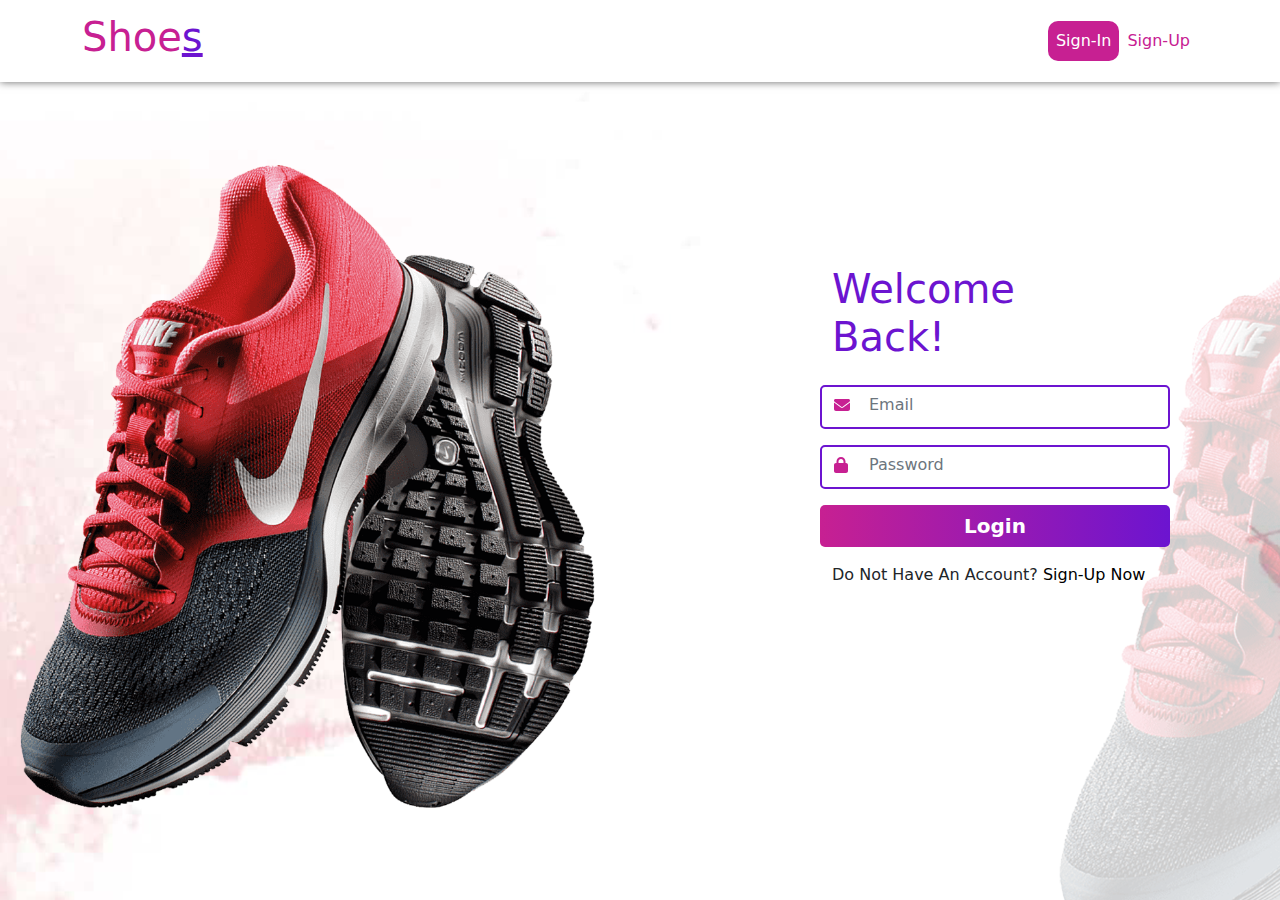
<file: login.html>
<!doctype html>
<html class="no-js" lang="">

<head>
    <meta charset="utf-8">
    <title></title>
    <meta name="description" content="">
    <meta name="viewport" content="width=device-width, initial-scale=1">
    <meta property="og:title" content="">
    <meta property="og:type" content="">
    <meta property="og:url" content="">
    <meta property="og:image" content="">
    <link rel="manifest" href="site.webmanifest">
    <link rel="shortcut icon" href="/img/logo.png" type="image/x-icon">
    <!-- Place favicon.ico in the root directory -->
    <link rel="stylesheet" href="css/main.css">
    <link rel="stylesheet" href="/css/all.min.css">
    <link rel="stylesheet" href="/css/bootstrap.min.css">
    <meta name="theme-color" content="#fafafa">
    <link rel="preconnect" href="https://fonts.googleapis.com">
    <link rel="preconnect" href="https://fonts.gstatic.com" crossorigin>
    <link href="https://fonts.googleapis.com/css2?family=Roboto:ital,wght@0,300;0,400;0,500;1,500&display=swap"
        rel="stylesheet">
</head>

<body>
    <nav class="navbar navbar-expand-lg navbar-light sticky-top">
        <div class="container">
            <a class="navbar-brand" href="#">
                <h1>Shoe<span>s</span></h1>
            </a>
            <button class="navbar-toggler" type="button" data-bs-toggle="collapse"
                data-bs-target="#navbarSupportedContent" aria-controls="navbarSupportedContent" aria-expanded="false"
                aria-label="Toggle navigation">
                <span class="navbar-toggler-icon"></span>
            </button>
            <div class="collapse navbar-collapse " id="navbarSupportedContent">
                <ul class="navbar-nav ms-auto mb-2 mb-lg-0 ">
                    <li class="nav-item">
                        <a class="nav-link active" aria-current="page" href="/login.html">sign-in</a>
                    </li>
                    <li class="nav-item">
                        <a class="nav-link " href="/sign-up.html">sign-up</a>
                    </li>
                </ul>

            </div>
        </div>
    </nav>
    <div class="container ">

        <div class="row login ">
            <form action="" method="get" class="">
                <div class="mb-3 row ">
                    <div class="col-sm-10 ">
                        <h1 class="">Welcome Back!</h1>
                    </div>
                </div>
                <div class="mb-3 row user">
                    <label for="staticEmail" class="col-sm-2 col-form-label"><i
                            class="fa-solid fa-envelope"></i></label>
                    <div class="col-sm-10 p-0">
                        <input type="email" class="form-control " id="Email" placeholder="Email">
                    </div>
                </div>
                <div class="mb-3 row password">
                    <label for="inputPassword " class="col-sm-2 col-form-label "><i
                            class="fa-solid fa-lock "></i></label>
                    <div class="col-sm-10 p-0">
                        <input type="password" class="form-control" id="Password" placeholder="Password">
                    </div>
                </div>
                <div class="mb-3 row  ">
                    <div class="col-sm-10   p-0">
                        <button type="submit" id="login"
                            class="btn btn-primary mb-3 text-center  fw-bold fs-5">Login</button>
                    </div>
                    <div class="mb-3 row ">
                        <p class="">do not have an account? <a href="/sign-up.html" class="text-decoration-none ">
                                sign-up now</a>
                        </p>
                    </div>

                </div>

            </form>
        </div>
        <div class="login-image ">
            <img src="/img/logshoes.png" class="" alt="">
        </div>
    </div>
    </div>
    </div>
    </div>
    <div id="namepage" style="color: transparent;">
    </div>
    <script src="js/main.js"></script>
    <script src="js/bootstrap.bundle.min.js"></script>
    <script src="js/all.min.js"></script>
</body>

</html>
</file>
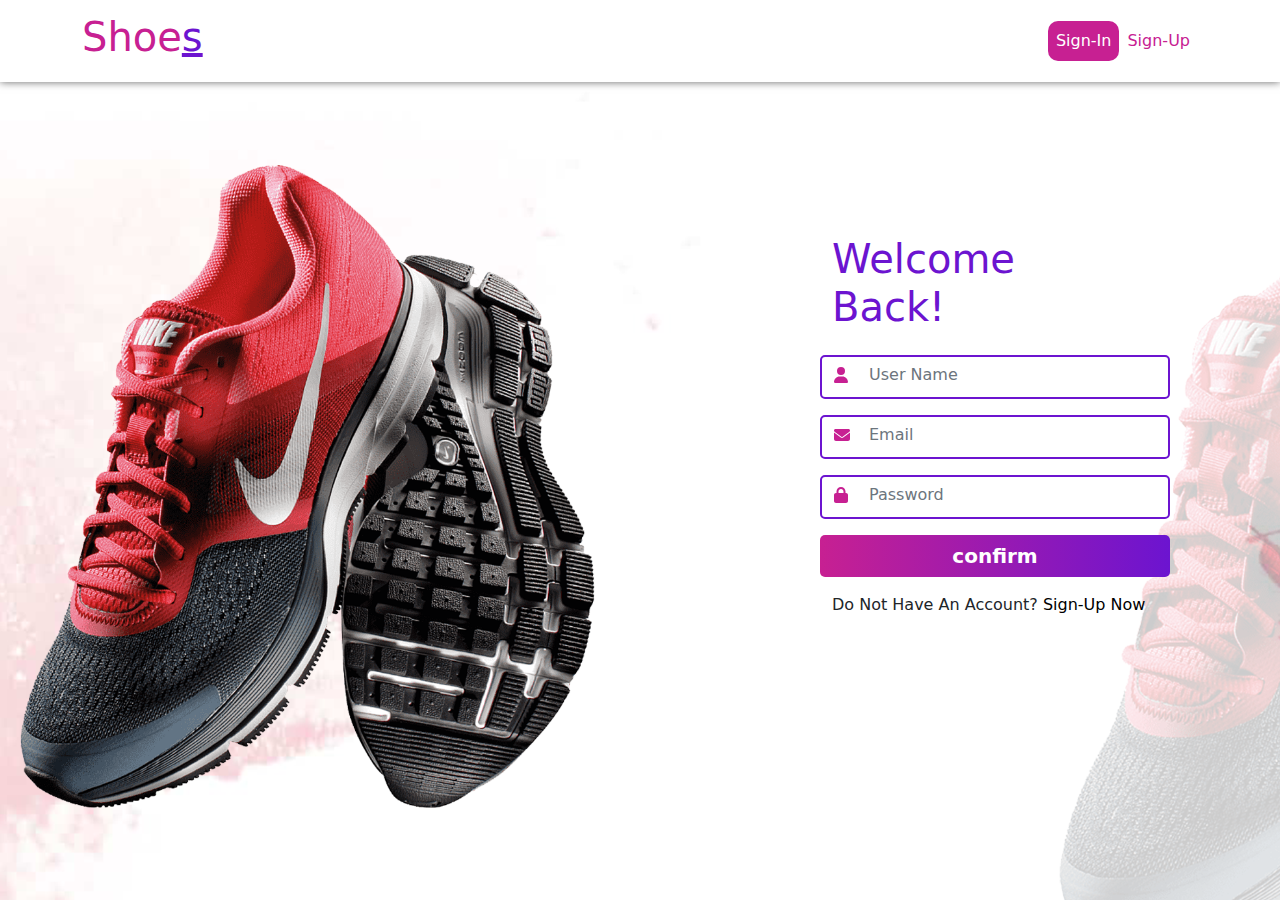
<file: sign-up.html>
<!doctype html>
<html class="no-js" lang="">

<head>
    <meta charset="utf-8">
    <title></title>
    <meta name="description" content="">
    <meta name="viewport" content="width=device-width, initial-scale=1">
    <meta property="og:title" content="">
    <meta property="og:type" content="">
    <meta property="og:url" content="">
    <meta property="og:image" content="">
    <link rel="manifest" href="site.webmanifest">
    <link rel="shortcut icon" href="/img/logo.png" type="image/x-icon">
    <!-- Place favicon.ico in the root directory -->
    <link rel="stylesheet" href="css/main.css">
    <link rel="stylesheet" href="/css/all.min.css">
    <link rel="stylesheet" href="/css/bootstrap.min.css">
    <meta name="theme-color" content="#fafafa">
    <link rel="preconnect" href="https://fonts.googleapis.com">
    <link rel="preconnect" href="https://fonts.gstatic.com" crossorigin>
    <link href="https://fonts.googleapis.com/css2?family=Roboto:ital,wght@0,300;0,400;0,500;1,500&display=swap"
        rel="stylesheet">
</head>

<body>
    <nav class="navbar navbar-expand-lg navbar-light sticky-top">
        <div class="container">
            <a class="navbar-brand" href="#">
                <h1>Shoe<span>s</span></h1>
            </a>
            <button class="navbar-toggler" type="button" data-bs-toggle="collapse"
                data-bs-target="#navbarSupportedContent" aria-controls="navbarSupportedContent" aria-expanded="false"
                aria-label="Toggle navigation">
                <span class="navbar-toggler-icon"></span>
            </button>
            <div class="collapse navbar-collapse " id="navbarSupportedContent">
                <ul class="navbar-nav ms-auto mb-2 mb-lg-0 ">
                    <li class="nav-item">
                        <a class="nav-link active" aria-current="page" href="/login.html">sign-in</a>
                    </li>
                    <li class="nav-item">
                        <a class="nav-link" href="/sign-up.html">sign-up</a>
                    </li>
                </ul>

            </div>
        </div>
    </nav>
    <div class="container ">

        <div class="row login ">
            <form action="" method="get" class="" novalidate>
                <div class="mb-3 row ">
                    <div class="col-sm-10 ">
                        <h1 class="">Welcome Back!</h1>
                    </div>
                </div>
                <div class="mb-3 row user">
                    <label for="inputemail" class="col-sm-2 col-form-label ">
                        <i class="fa-solid fa-user"></i></label>
                    <div class="col-sm-10 p-0">
                        <input type="email" class="form-control" id="username" placeholder="user name">
                    </div>
                </div>
                <div class="mb-3 row email">
                    <label for="staticEmail" class="col-sm-2 col-form-label"><i
                            class="fa-solid fa-envelope"></i></label>
                    <div class="col-sm-10 p-0">
                        <input type="email" class="form-control " id="Email" placeholder="Email">
                    </div>
                </div>
                <div class="mb-3 row password">
                    <label for="inputPassword " class="col-sm-2 col-form-label "><i
                            class="fa-solid fa-lock "></i></label>
                    <div class="col-sm-10 p-0">
                        <input type="password" class="form-control" id="Password" placeholder="Password">
                    </div>
                </div>
                <div class="mb-3 row  ">
                    <div class="col-sm-10   p-0">
                        <button type="submit" id="confirm"
                            class="btn btn-primary mb-3 text-center  fw-bold fs-5">confirm</button>
                    </div>
                    <div class="mb-3 row ">
                        <p class="">do not have an account? <a href="/sign-up.html" class="text-decoration-none ">
                                sign-up now</a>
                        </p>
                    </div>
                </div>
            </form>
        </div>
        <div class="login-image ">
            <img src="/img/logshoes.png" class="" alt="">
        </div>
    </div>
    </div>
    </div>
    </div>
    <div id="namepage" style="color: transparent;">
    </div>
    <script src="js/register.js"></script>
    <script src="js/bootstrap.bundle.min.js"></script>
    <script src="js/all.min.js"></script>
</body>

</html>
</file>
<file: css/main.css>
:root {
	--main-color: #121193;
	--btn-color: #000;
	--text-color: #c72092;
	--white-color: #fff;
	--sadow-color: #adb7da;
	--bacground-color-card: #f9dddb;
	--borde-color: #6c14d0;
--header-color-main:linear-gradient(to right, var(--text-color), var(--borde-color));
}

* {
	text-transform: capitalize;
}

body {
	background-image: url(/img/loging_bg.png);
	font-family: "Robot", sans-serif;
}

/* start navbar */
nav {
	background-color: var(--white-color) !important;
	box-shadow: 0 0 8px rgba(0, 0, 0, 0.6);

}

.navbar-brand h1 {
	color: var(--text-color) !important;
}
.navbar-brand h1 span {
	color: var(--borde-color) !important;
	text-decoration: underline !important;
}
.navbar-nav .nav-item .nav-link {
	color: var(--text-color) !important;
	border-radius: 10px;
	-webkit-border-radius: 10px;
	-moz-border-radius: 10px;
	-ms-border-radius: 10px;
	-o-border-radius: 10px;
}

.navbar-nav .nav-item .nav-link.active,
.navbar-nav .nav-item .nav-link:hover {
	background-color: var(--text-color);
	color: var(--white-color) !important;

}
.nav-btn .btn {
	color: white;

}

.nav-btn .btn.active,
.nav-btn .btn:hover {
	color: white;

}

.navbar-toggler svg {
	color: var(--bacground-color-card);
}

/* end navbar */



.login {
	width: 30%;
	position: absolute;
	top: 50%;
	left: 80%;
	transform: translate(-50%, -50%);
	-webkit-transform: translate(-50%, -50%);
	-moz-transform: translate(-50%, -50%);
	-ms-transform: translate(-50%, -50%);
	-o-transform: translate(-50%, -50%);
}
.login h1{
	color:var(--borde-color) ;
}
.login-image {
	margin-top: 80px;
	margin-left: -100px;
}

.login-image img {
	width: 650px;

}

.login form input:focus,
.login form .btn:focus,
.login form .btn:hover,
.login form input:hover {
	box-shadow: none;
}

.login form label {
	color: var(--text-color);
	width: 35px;
	height: 40px;
}

.login form label svg {
	color: var(--text-color);


}

.login form .user {
	width: 350px;
	border: 2px solid var(--borde-color);
	background: none;
	border-radius: 5px;
	-webkit-border-radius: 5px;
	-moz-border-radius: 5px;
	-ms-border-radius: 5px;
	-o-border-radius: 5px;
}
.login form input:focus-visible{
	background-color: transparent;
}
.login form .user input {
	background: none;
	border: none;

}
.login form .email {
	width: 350px;
	border: 2px solid var(--borde-color);
	background: none;
	border-radius: 5px;
	-webkit-border-radius: 5px;
	-moz-border-radius: 5px;
	-ms-border-radius: 5px;
	-o-border-radius: 5px;
}

.login form .email input {
	background: none;
	border: none;

}
.login form .password input {
	background: none;
	border: none;
}

.login form .password {
	width: 350px;
	border: 2px solid var(--borde-color);
	background: none;
	border-radius: 5px;

}

.login form .btn {
	color: var(--white-color);
	background: linear-gradient(to right, var(--text-color), var(--borde-color));
	border: none;
	width: 350px !important;
	border-radius: 5px;

}

.login form input {
	position: relative;
	width: 300px;
	border-radius: 0;
	background: none;
	-webkit-border-radius: 0;
	-moz-border-radius: 0;
	-ms-border-radius: 0;
	-o-border-radius: 0;

}

.login form a {
	color: #000;
}
</file>
